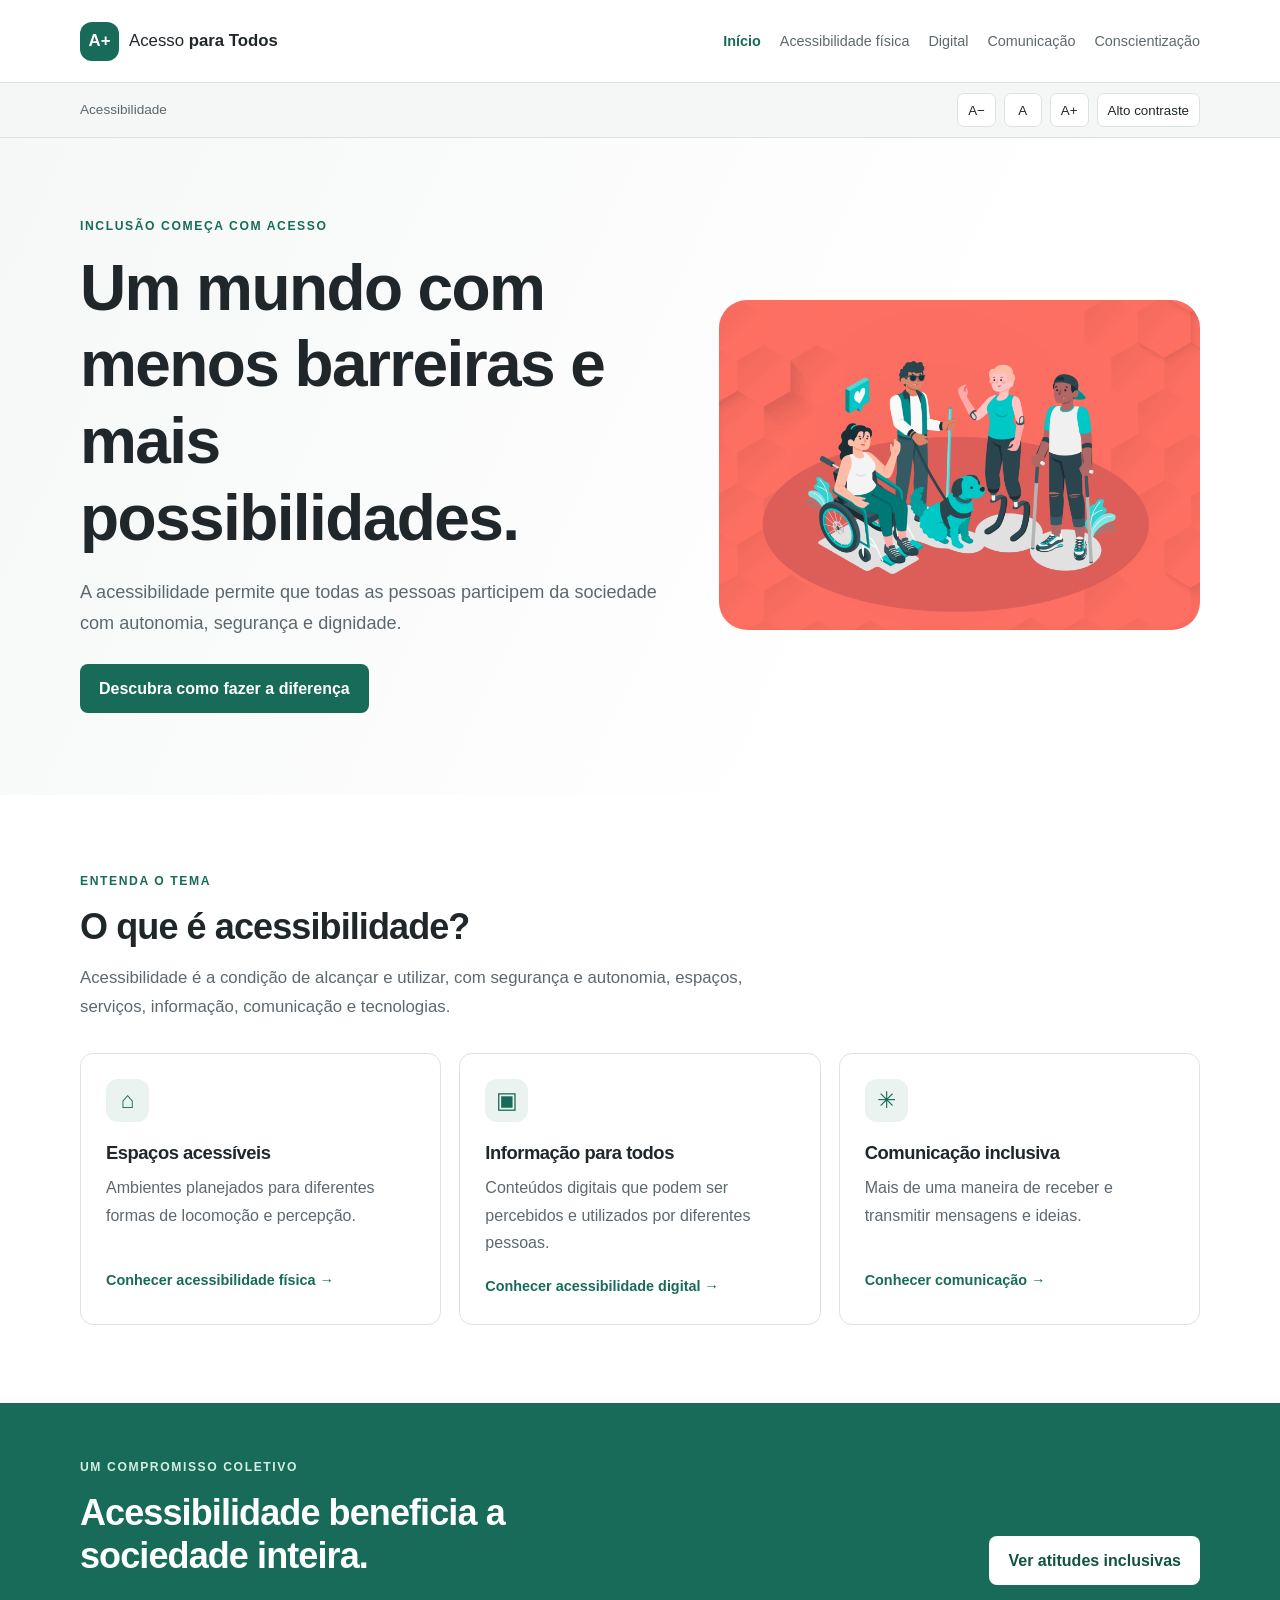
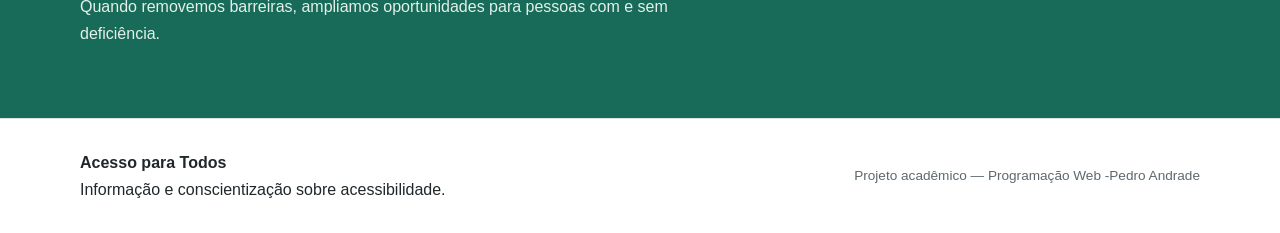
<file: index.html>
<!doctype html>
<html lang="pt-BR">
<head>
  <meta charset="utf-8">
  <meta name="viewport" content="width=device-width, initial-scale=1">
  <meta name="description" content="Conheça a acessibilidade e descubra como construir uma sociedade sem barreiras.">
  <title>Início | Acesso para Todos</title>
  <link rel="stylesheet" href="CSS/style.css">
  <script src="JS/script.js" defer></script>
</head>
<body>
  <a class="skip-link" href="#conteudo">Pular para o conteúdo principal</a>
  <header class="site-header">
    <div class="container header-inner">
      <a class="brand" href="index.html" aria-label="Acesso para Todos - página inicial">
        <span class="brand-mark" aria-hidden="true">A+</span><span>Acesso <strong>para Todos</strong></span>
      </a>
      <button class="menu-toggle" type="button" aria-expanded="false" aria-controls="menu-principal">
        <span class="sr-only">Abrir ou fechar menu</span><span aria-hidden="true">☰</span>
      </button>
      <nav id="menu-principal" class="main-nav" aria-label="Navegação principal">
        <a aria-current="page" href="index.html">Início</a>
        <a href="fisica.html">Acessibilidade física</a>
        <a href="digital.html">Digital</a>
        <a href="comunicacao.html">Comunicação</a>
        <a href="conscientizacao.html">Conscientização</a>
      </nav>
    </div>
  </header>

  <div class="access-toolbar" aria-label="Ferramentas de acessibilidade">
    <div class="container toolbar-inner">
      <span class="toolbar-label">Acessibilidade</span>
      <button type="button" data-font="decrease" aria-label="Diminuir tamanho do texto">A−</button>
      <button type="button" data-font="reset" aria-label="Restaurar tamanho do texto">A</button>
      <button type="button" data-font="increase" aria-label="Aumentar tamanho do texto">A+</button>
      <button type="button" data-contrast aria-pressed="false">Alto contraste</button>
    </div>
  </div>

  <main id="conteudo">
    <section class="hero">
      <div class="container hero-grid">
        <div class="hero-copy">
          <p class="eyebrow">INCLUSÃO COMEÇA COM ACESSO</p>
          <h1>Um mundo com menos barreiras e mais possibilidades.</h1>
          <p class="lead">A acessibilidade permite que todas as pessoas participem da sociedade com autonomia, segurança e dignidade.</p>
          <a class="button button-primary" href="conscientizacao.html">Descubra como fazer a diferença</a>
        </div>
        <div class="hero-art hero-image">
          <img src="IMG/pessoas-acessibilidade.png" alt="Ilustração de pessoas com diferentes deficiências e recursos de apoio, incluindo cadeira de rodas, bengala, próteses e cão-guia." fetchpriority="high">
        </div>
      </div>
    </section>

    <section class="section container">
      <div class="section-heading">
        <p class="eyebrow">ENTENDA O TEMA</p>
        <h2>O que é acessibilidade?</h2>
        <p>Acessibilidade é a condição de alcançar e utilizar, com segurança e autonomia, espaços, serviços, informação, comunicação e tecnologias.</p>
      </div>
      <div class="info-grid">
        <article class="info-card"><span class="card-icon" aria-hidden="true">⌂</span><h3>Espaços acessíveis</h3><p>Ambientes planejados para diferentes formas de locomoção e percepção.</p><a href="fisica.html">Conhecer acessibilidade física →</a></article>
        <article class="info-card"><span class="card-icon" aria-hidden="true">▣</span><h3>Informação para todos</h3><p>Conteúdos digitais que podem ser percebidos e utilizados por diferentes pessoas.</p><a href="digital.html">Conhecer acessibilidade digital →</a></article>
        <article class="info-card"><span class="card-icon" aria-hidden="true">✳</span><h3>Comunicação inclusiva</h3><p>Mais de uma maneira de receber e transmitir mensagens e ideias.</p><a href="comunicacao.html">Conhecer comunicação →</a></article>
      </div>
    </section>

    <section class="callout">
      <div class="container callout-inner"><div><p class="eyebrow">UM COMPROMISSO COLETIVO</p><h2>Acessibilidade beneficia a sociedade inteira.</h2><p>Quando removemos barreiras, ampliamos oportunidades para pessoas com e sem deficiência.</p></div><a class="button button-light" href="conscientizacao.html">Ver atitudes inclusivas</a></div>
    </section>
  </main>

  <footer class="site-footer"><div class="container footer-inner"><p><strong>Acesso para Todos</strong><br>Informação e conscientização sobre acessibilidade.</p><p class="footer-small">Projeto acadêmico — Programação Web -Pedro Andrade</p></div></footer>
</body>
</html>
</file>
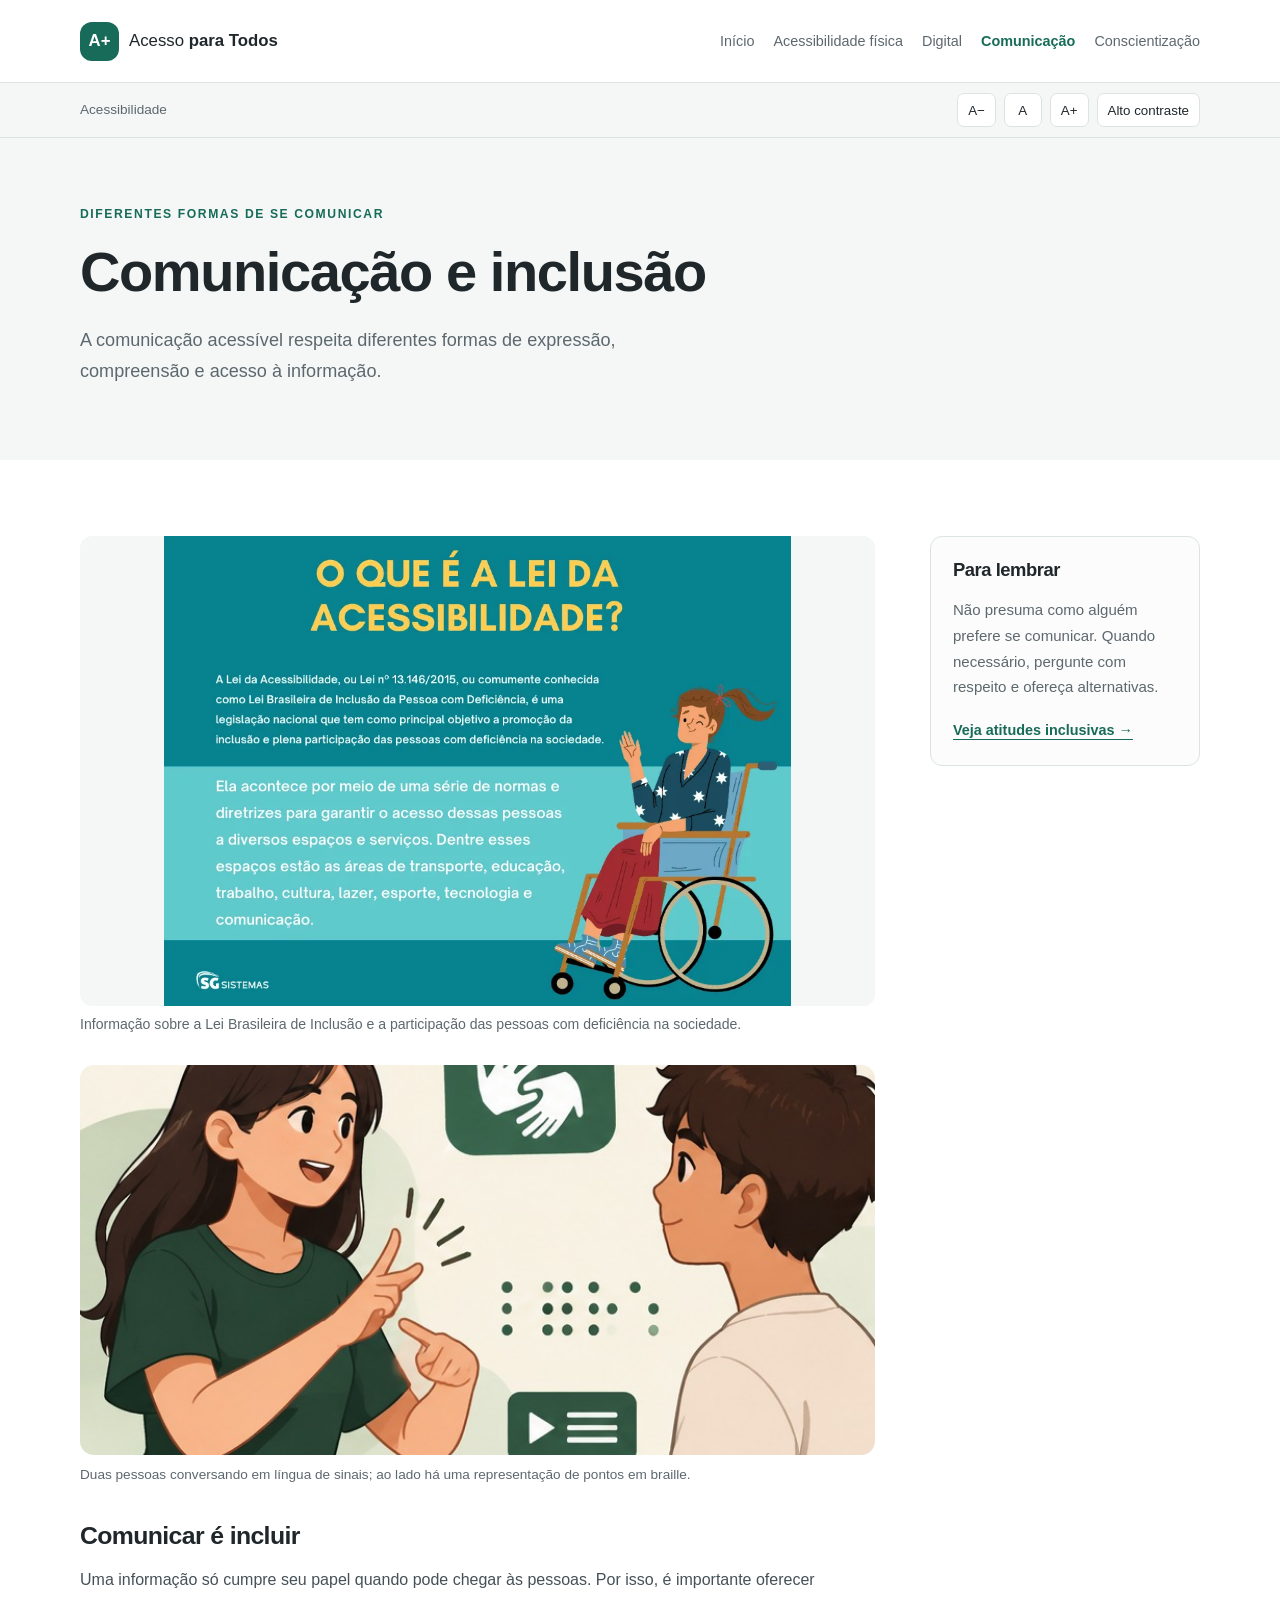
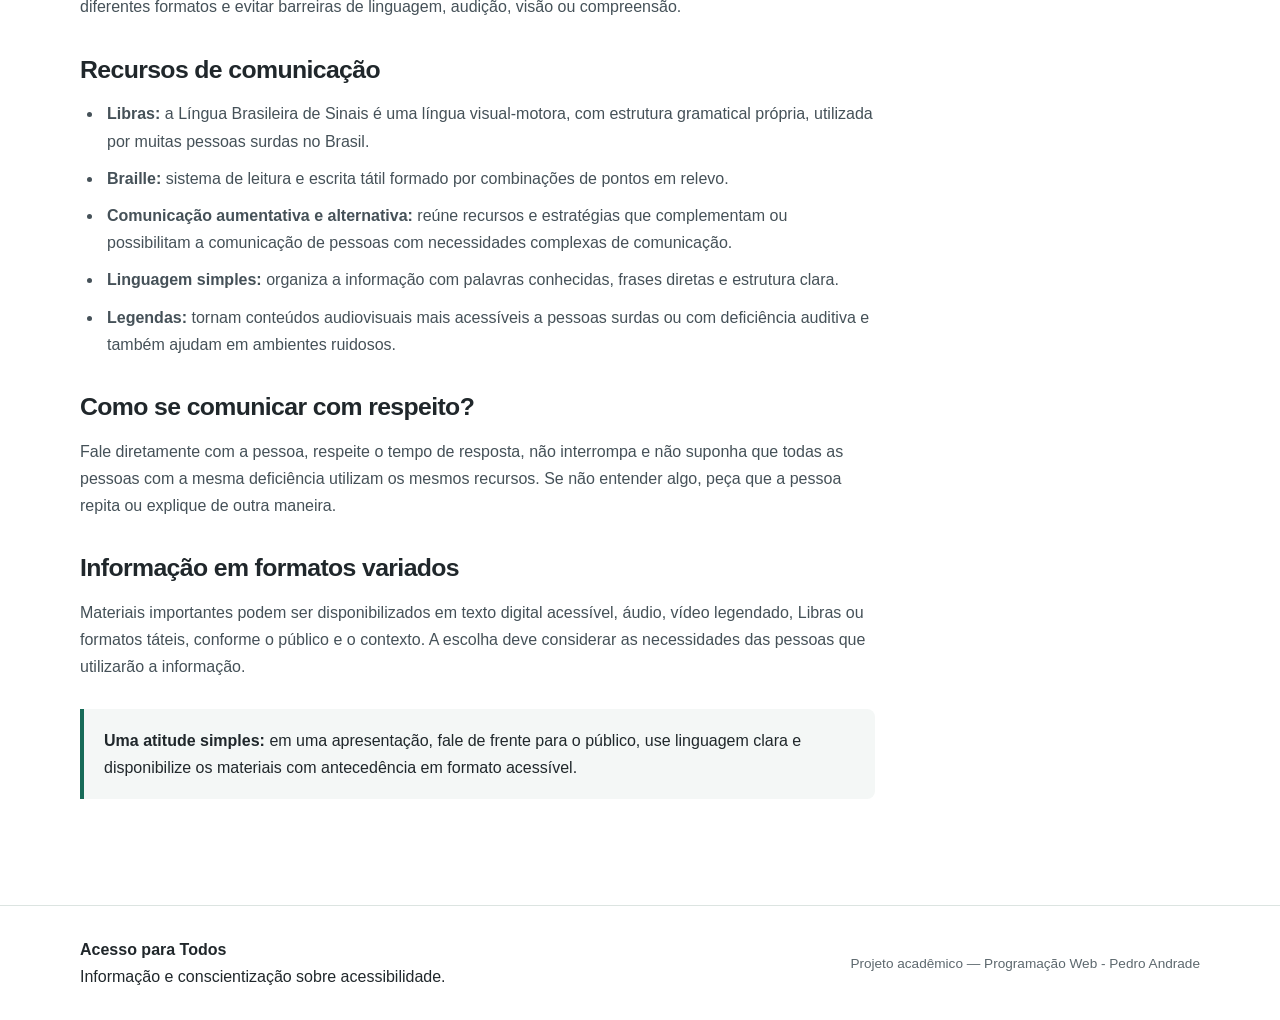
<file: comunicacao.html>
<!doctype html>
<html lang="pt-BR">
<head>
  <meta charset="utf-8">
  <meta name="viewport" content="width=device-width, initial-scale=1">
  <meta name="description" content="Comunicação acessível, Libras, braille e linguagem simples.">
  <title>Comunicação e inclusão | Acesso para Todos</title>
  <link rel="stylesheet" href="CSS/style.css">
  <script src="JS/script.js" defer></script>
</head>
<body>
  <a class="skip-link" href="#conteudo">Pular para o conteúdo principal</a>
  <header class="site-header"><div class="container header-inner">
    <a class="brand" href="index.html" aria-label="Acesso para Todos - página inicial"><span class="brand-mark" aria-hidden="true">A+</span><span>Acesso <strong>para Todos</strong></span></a>
    <button class="menu-toggle" type="button" aria-expanded="false" aria-controls="menu-principal"><span class="sr-only">Abrir ou fechar menu</span><span aria-hidden="true">☰</span></button>
    <nav id="menu-principal" class="main-nav" aria-label="Navegação principal">
      <a href="index.html">Início</a><a  href="fisica.html">Acessibilidade física</a><a  href="digital.html">Digital</a><a aria-current="page" href="comunicacao.html">Comunicação</a><a  href="conscientizacao.html">Conscientização</a>
    </nav>
  </div></header>
  <div class="access-toolbar" aria-label="Ferramentas de acessibilidade"><div class="container toolbar-inner">
    <span class="toolbar-label">Acessibilidade</span><button type="button" data-font="decrease" aria-label="Diminuir tamanho do texto">A−</button><button type="button" data-font="reset" aria-label="Restaurar tamanho do texto">A</button><button type="button" data-font="increase" aria-label="Aumentar tamanho do texto">A+</button><button type="button" data-contrast aria-pressed="false">Alto contraste</button>
  </div></div>
  <main id="conteudo">
    <section class="page-hero"><div class="container"><p class="eyebrow">DIFERENTES FORMAS DE SE COMUNICAR</p><h1>Comunicação e inclusão</h1><p class="lead">A comunicação acessível respeita diferentes formas de expressão, compreensão e acesso à informação.</p></div></section>
    <section class="section container content-layout">
      <div class="article-content">        <figure class="user-image">
          <img src="IMG/lei-brasileira-inclusao.webp" alt="Infográfico sobre a Lei Brasileira de Inclusão da Pessoa com Deficiência, Lei nº 13.146 de 2015, com uma pessoa em cadeira de rodas." loading="lazy">
          <figcaption>Informação sobre a Lei Brasileira de Inclusão e a participação das pessoas com deficiência na sociedade.</figcaption>
        </figure>
        <figure class="topic-figure">
          <img src="IMG/comunicacao-inclusiva.jpg" alt="Duas pessoas conversando em língua de sinais; ao lado há uma representação de pontos em braille." loading="lazy">
          <figcaption>Duas pessoas conversando em língua de sinais; ao lado há uma representação de pontos em braille.</figcaption>
        </figure>
        
        <h2>Comunicar é incluir</h2><p>Uma informação só cumpre seu papel quando pode chegar às pessoas. Por isso, é importante oferecer diferentes formatos e evitar barreiras de linguagem, audição, visão ou compreensão.</p>
        <h2>Recursos de comunicação</h2><ul><li><strong>Libras:</strong> a Língua Brasileira de Sinais é uma língua visual-motora, com estrutura gramatical própria, utilizada por muitas pessoas surdas no Brasil.</li><li><strong>Braille:</strong> sistema de leitura e escrita tátil formado por combinações de pontos em relevo.</li><li><strong>Comunicação aumentativa e alternativa:</strong> reúne recursos e estratégias que complementam ou possibilitam a comunicação de pessoas com necessidades complexas de comunicação.</li><li><strong>Linguagem simples:</strong> organiza a informação com palavras conhecidas, frases diretas e estrutura clara.</li><li><strong>Legendas:</strong> tornam conteúdos audiovisuais mais acessíveis a pessoas surdas ou com deficiência auditiva e também ajudam em ambientes ruidosos.</li></ul>
        <h2>Como se comunicar com respeito?</h2><p>Fale diretamente com a pessoa, respeite o tempo de resposta, não interrompa e não suponha que todas as pessoas com a mesma deficiência utilizam os mesmos recursos. Se não entender algo, peça que a pessoa repita ou explique de outra maneira.</p>
        <h2>Informação em formatos variados</h2><p>Materiais importantes podem ser disponibilizados em texto digital acessível, áudio, vídeo legendado, Libras ou formatos táteis, conforme o público e o contexto. A escolha deve considerar as necessidades das pessoas que utilizarão a informação.</p>
        <div class="tip-box"><strong>Uma atitude simples:</strong> em uma apresentação, fale de frente para o público, use linguagem clara e disponibilize os materiais com antecedência em formato acessível.</div>
      
      </div>
      <aside class="side-note"><h2>Para lembrar</h2><p>Não presuma como alguém prefere se comunicar. Quando necessário, pergunte com respeito e ofereça alternativas.</p><a href="conscientizacao.html">Veja atitudes inclusivas →</a></aside>
    </section>
  </main>
  <footer class="site-footer"><div class="container footer-inner"><p><strong>Acesso para Todos</strong><br>Informação e conscientização sobre acessibilidade.</p><p class="footer-small">Projeto acadêmico — Programação Web - Pedro Andrade</p></div></footer>
</body>
</html>
</file>
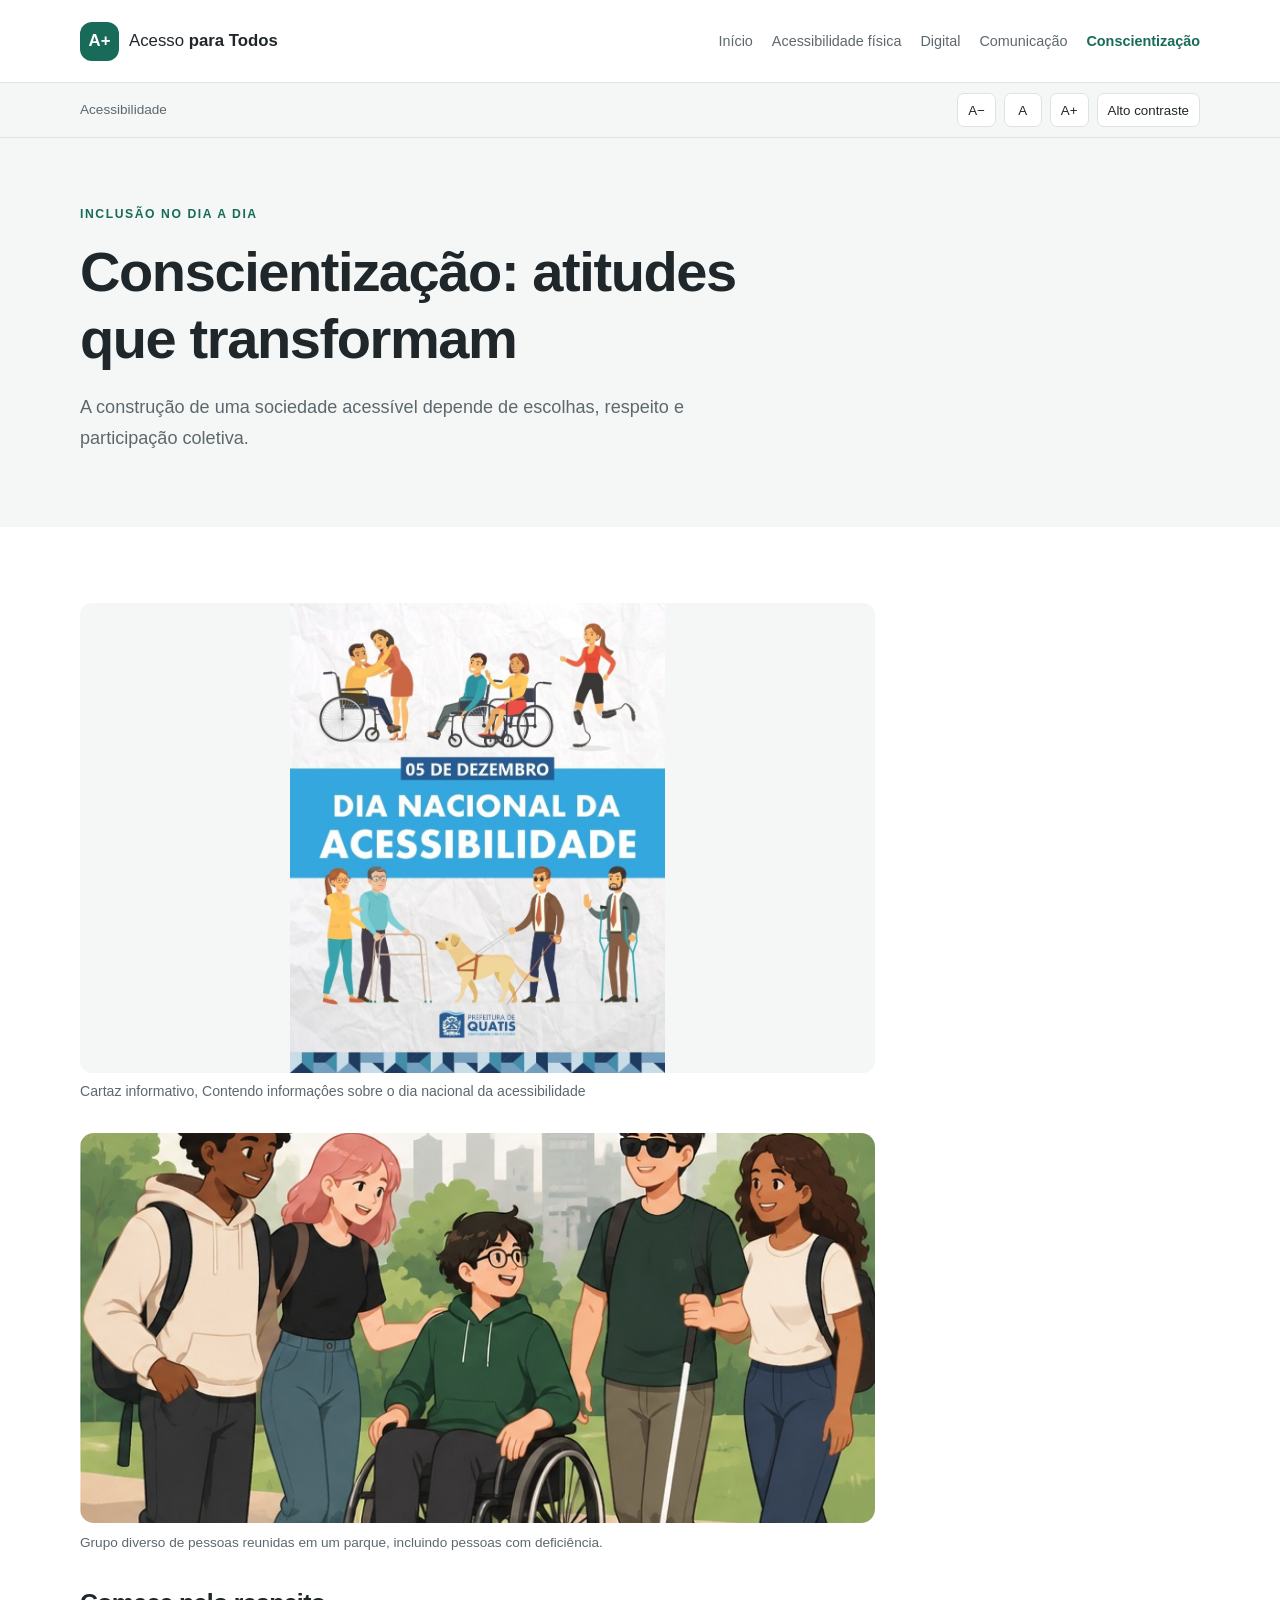
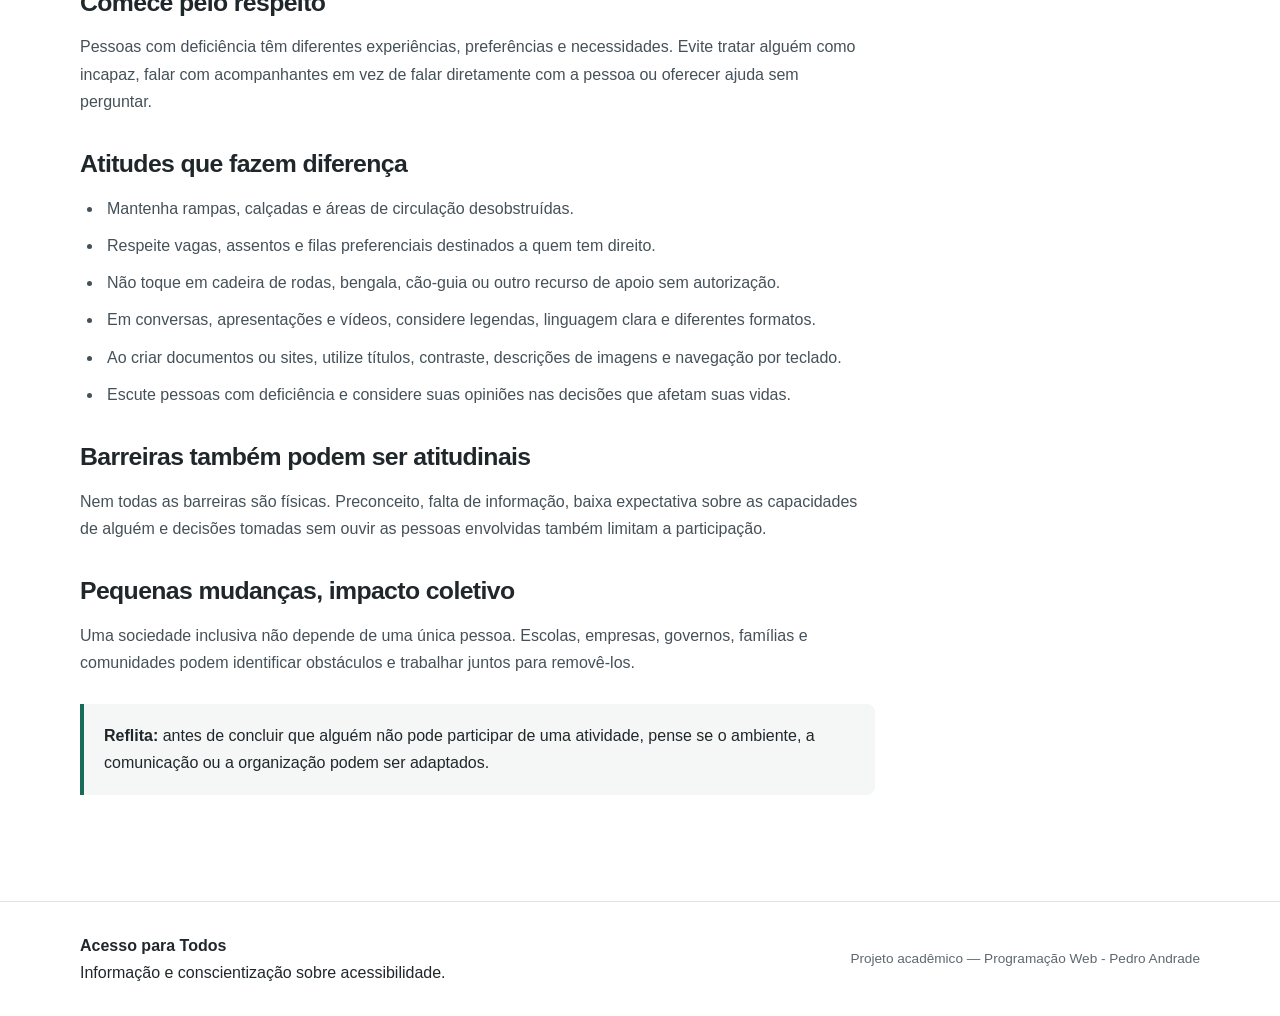
<file: conscientizacao.html>
<!doctype html>
<html lang="pt-BR">
<head>
  <meta charset="utf-8">
  <meta name="viewport" content="width=device-width, initial-scale=1">
  <meta name="description" content="Atitudes inclusivas e formas de reduzir barreiras no cotidiano.">
  <title>Conscientização | Acesso para Todos</title>
  <link rel="stylesheet" href="CSS/style.css">
  <script src="JS/script.js" defer></script>
</head>
<body>
  <a class="skip-link" href="#conteudo">Pular para o conteúdo principal</a>
  <header class="site-header"><div class="container header-inner">
    <a class="brand" href="index.html" aria-label="Acesso para Todos - página inicial"><span class="brand-mark" aria-hidden="true">A+</span><span>Acesso <strong>para Todos</strong></span></a>
    <button class="menu-toggle" type="button" aria-expanded="false" aria-controls="menu-principal"><span class="sr-only">Abrir ou fechar menu</span><span aria-hidden="true">☰</span></button>
    <nav id="menu-principal" class="main-nav" aria-label="Navegação principal">
      <a href="index.html">Início</a><a  href="fisica.html">Acessibilidade física</a><a  href="digital.html">Digital</a><a  href="comunicacao.html">Comunicação</a><a aria-current="page" href="conscientizacao.html">Conscientização</a>
    </nav>
  </div></header>
  <div class="access-toolbar" aria-label="Ferramentas de acessibilidade"><div class="container toolbar-inner">
    <span class="toolbar-label">Acessibilidade</span><button type="button" data-font="decrease" aria-label="Diminuir tamanho do texto">A−</button><button type="button" data-font="reset" aria-label="Restaurar tamanho do texto">A</button><button type="button" data-font="increase" aria-label="Aumentar tamanho do texto">A+</button><button type="button" data-contrast aria-pressed="false">Alto contraste</button>
  </div></div>
  <main id="conteudo">
    <section class="page-hero"><div class="container"><p class="eyebrow">INCLUSÃO NO DIA A DIA</p><h1>Conscientização: atitudes que transformam</h1><p class="lead">A construção de uma sociedade acessível depende de escolhas, respeito e participação coletiva.</p></div></section>
    <section class="section container content-layout">
      <div class="article-content">       <figure class="user-image">
          <img src="IMG/dianacionaldaacessibilidade.jpeg" alt="Cartaz ilustrado com a mensagem Acessibilidade: um direito de todos e informações de contato de serviços do Tribunal de Justiça do Rio de Janeiro." loading="lazy">
          <figcaption>Cartaz informativo, Contendo informaçôes sobre o dia nacional da acessibilidade</figcaption>
        </figure>
        <figure class="topic-figure">
          <img src="IMG/inclusao-comunidade.jpg" alt="Grupo diverso de pessoas reunidas em um parque, incluindo pessoas com deficiência." loading="lazy">
          <figcaption>Grupo diverso de pessoas reunidas em um parque, incluindo pessoas com deficiência.</figcaption>
        </figure>
        
        <h2>Comece pelo respeito</h2><p>Pessoas com deficiência têm diferentes experiências, preferências e necessidades. Evite tratar alguém como incapaz, falar com acompanhantes em vez de falar diretamente com a pessoa ou oferecer ajuda sem perguntar.</p>
        <h2>Atitudes que fazem diferença</h2><ul><li>Mantenha rampas, calçadas e áreas de circulação desobstruídas.</li><li>Respeite vagas, assentos e filas preferenciais destinados a quem tem direito.</li><li>Não toque em cadeira de rodas, bengala, cão-guia ou outro recurso de apoio sem autorização.</li><li>Em conversas, apresentações e vídeos, considere legendas, linguagem clara e diferentes formatos.</li><li>Ao criar documentos ou sites, utilize títulos, contraste, descrições de imagens e navegação por teclado.</li><li>Escute pessoas com deficiência e considere suas opiniões nas decisões que afetam suas vidas.</li></ul>
        <h2>Barreiras também podem ser atitudinais</h2><p>Nem todas as barreiras são físicas. Preconceito, falta de informação, baixa expectativa sobre as capacidades de alguém e decisões tomadas sem ouvir as pessoas envolvidas também limitam a participação.</p>
        <h2>Pequenas mudanças, impacto coletivo</h2><p>Uma sociedade inclusiva não depende de uma única pessoa. Escolas, empresas, governos, famílias e comunidades podem identificar obstáculos e trabalhar juntos para removê-los.</p>
        <div class="tip-box"><strong>Reflita:</strong> antes de concluir que alguém não pode participar de uma atividade, pense se o ambiente, a comunicação ou a organização podem ser adaptados.</div>
      
      </div>
      
    </section>
  </main>
  <footer class="site-footer"><div class="container footer-inner"><p><strong>Acesso para Todos</strong><br>Informação e conscientização sobre acessibilidade.</p><p class="footer-small">Projeto acadêmico — Programação Web - Pedro Andrade</p></div></footer>
</body>
</html>
</file>
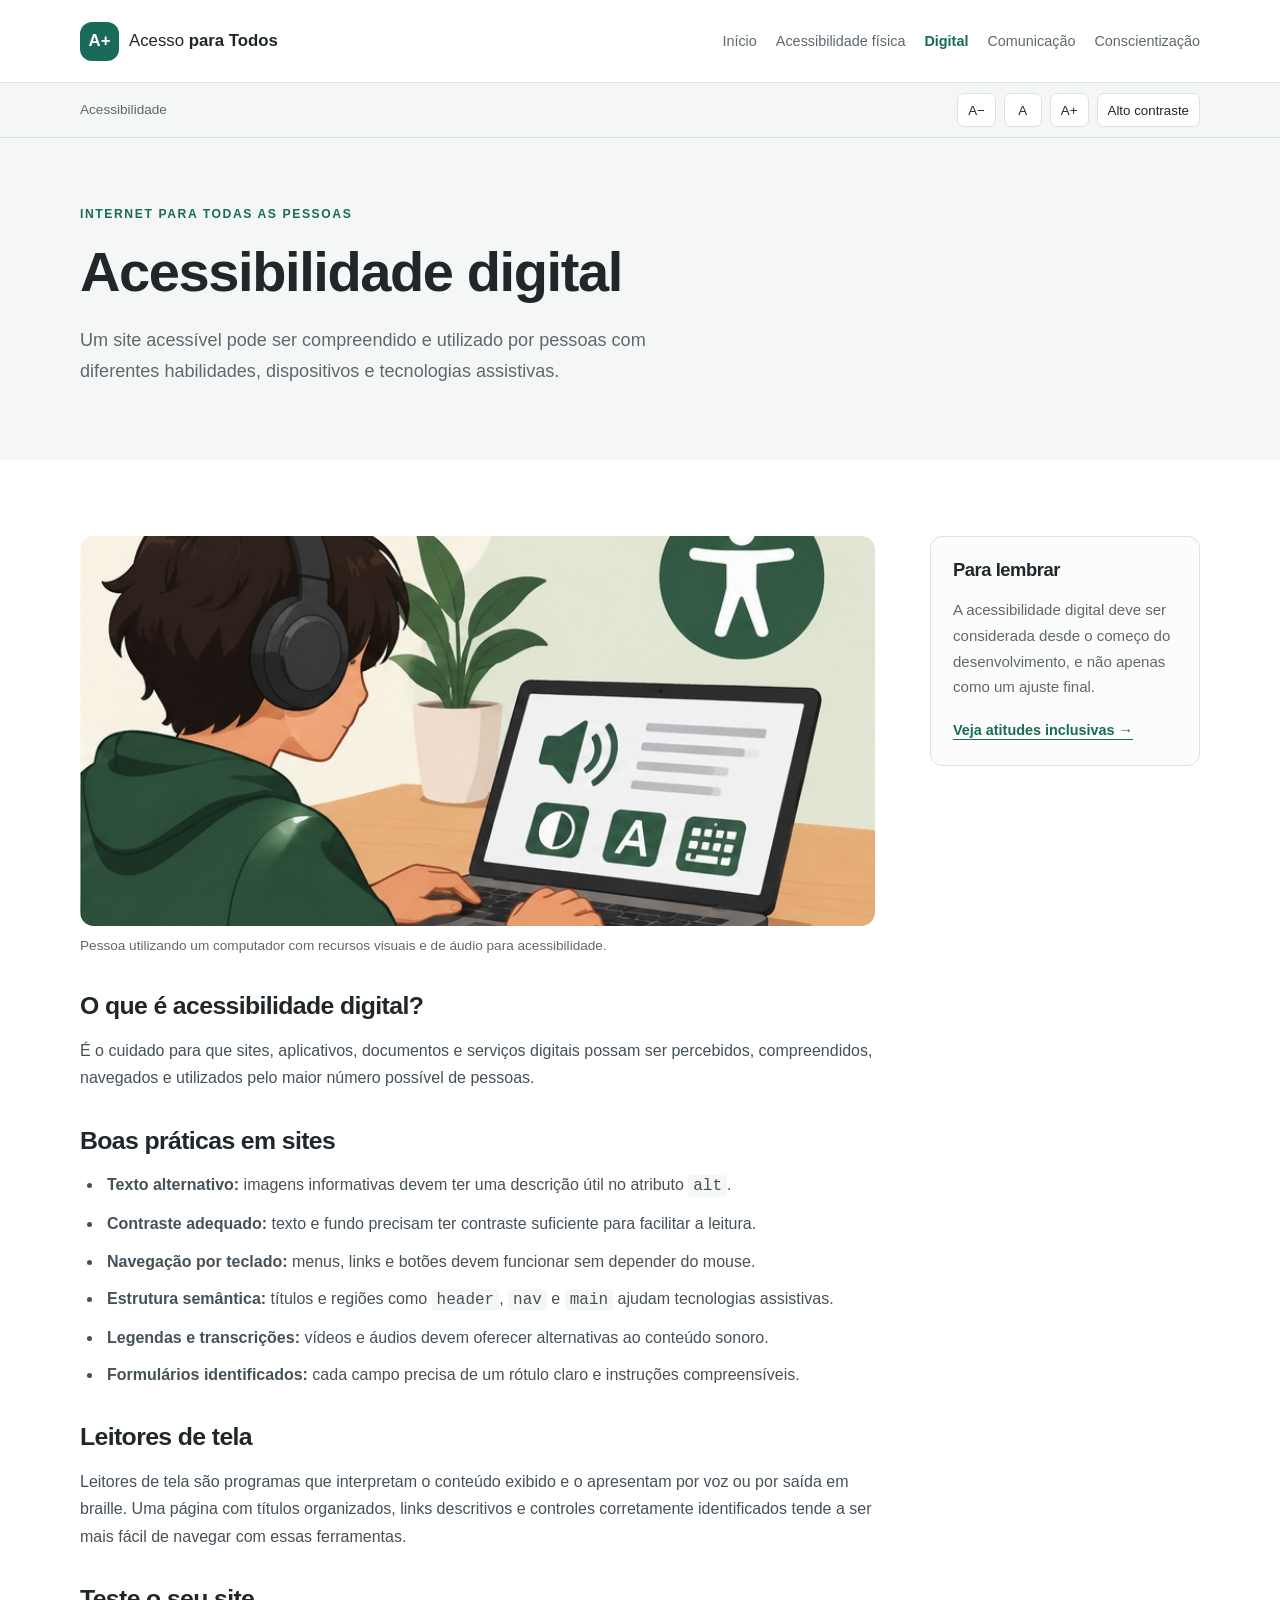
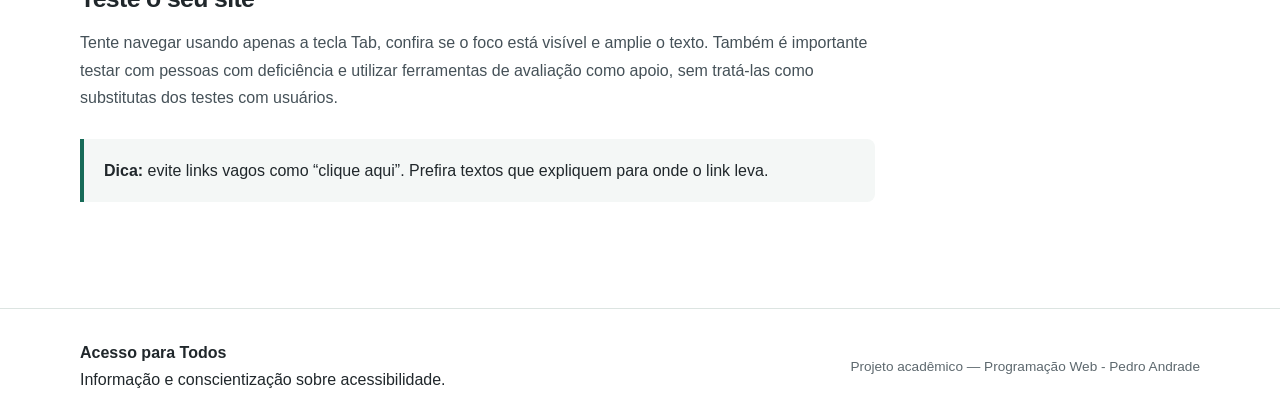
<file: digital.html>
<!doctype html>
<html lang="pt-BR">
<head>
  <meta charset="utf-8">
  <meta name="viewport" content="width=device-width, initial-scale=1">
  <meta name="description" content="Práticas para criar sites e conteúdos digitais acessíveis.">
  <title>Acessibilidade digital | Acesso para Todos</title>
  <link rel="stylesheet" href="CSS/style.css">
  <script src="JS/script.js" defer></script>
</head>
<body>
  <a class="skip-link" href="#conteudo">Pular para o conteúdo principal</a>
  <header class="site-header"><div class="container header-inner">
    <a class="brand" href="index.html" aria-label="Acesso para Todos - página inicial"><span class="brand-mark" aria-hidden="true">A+</span><span>Acesso <strong>para Todos</strong></span></a>
    <button class="menu-toggle" type="button" aria-expanded="false" aria-controls="menu-principal"><span class="sr-only">Abrir ou fechar menu</span><span aria-hidden="true">☰</span></button>
    <nav id="menu-principal" class="main-nav" aria-label="Navegação principal">
      <a href="index.html">Início</a><a  href="fisica.html">Acessibilidade física</a><a aria-current="page" href="digital.html">Digital</a><a  href="comunicacao.html">Comunicação</a><a  href="conscientizacao.html">Conscientização</a>
    </nav>
  </div></header>
  <div class="access-toolbar" aria-label="Ferramentas de acessibilidade"><div class="container toolbar-inner">
    <span class="toolbar-label">Acessibilidade</span><button type="button" data-font="decrease" aria-label="Diminuir tamanho do texto">A−</button><button type="button" data-font="reset" aria-label="Restaurar tamanho do texto">A</button><button type="button" data-font="increase" aria-label="Aumentar tamanho do texto">A+</button><button type="button" data-contrast aria-pressed="false">Alto contraste</button>
  </div></div>
  <main id="conteudo">
    <section class="page-hero"><div class="container"><p class="eyebrow">INTERNET PARA TODAS AS PESSOAS</p><h1>Acessibilidade digital</h1><p class="lead">Um site acessível pode ser compreendido e utilizado por pessoas com diferentes habilidades, dispositivos e tecnologias assistivas.</p></div></section>
    <section class="section container content-layout">
      <div class="article-content">
        <figure class="topic-figure">
          <img src="IMG/acessibilidade-digital.jpg" alt="Pessoa utilizando um computador com recursos visuais e de áudio para acessibilidade." loading="lazy">
          <figcaption>Pessoa utilizando um computador com recursos visuais e de áudio para acessibilidade.</figcaption>
        </figure>
        
        <h2>O que é acessibilidade digital?</h2><p>É o cuidado para que sites, aplicativos, documentos e serviços digitais possam ser percebidos, compreendidos, navegados e utilizados pelo maior número possível de pessoas.</p>
        <h2>Boas práticas em sites</h2><ul><li><strong>Texto alternativo:</strong> imagens informativas devem ter uma descrição útil no atributo <code>alt</code>.</li><li><strong>Contraste adequado:</strong> texto e fundo precisam ter contraste suficiente para facilitar a leitura.</li><li><strong>Navegação por teclado:</strong> menus, links e botões devem funcionar sem depender do mouse.</li><li><strong>Estrutura semântica:</strong> títulos e regiões como <code>header</code>, <code>nav</code> e <code>main</code> ajudam tecnologias assistivas.</li><li><strong>Legendas e transcrições:</strong> vídeos e áudios devem oferecer alternativas ao conteúdo sonoro.</li><li><strong>Formulários identificados:</strong> cada campo precisa de um rótulo claro e instruções compreensíveis.</li></ul>
        <h2>Leitores de tela</h2><p>Leitores de tela são programas que interpretam o conteúdo exibido e o apresentam por voz ou por saída em braille. Uma página com títulos organizados, links descritivos e controles corretamente identificados tende a ser mais fácil de navegar com essas ferramentas.</p>
        <h2>Teste o seu site</h2><p>Tente navegar usando apenas a tecla Tab, confira se o foco está visível e amplie o texto. Também é importante testar com pessoas com deficiência e utilizar ferramentas de avaliação como apoio, sem tratá-las como substitutas dos testes com usuários.</p>
        <div class="tip-box"><strong>Dica:</strong> evite links vagos como “clique aqui”. Prefira textos que expliquem para onde o link leva.</div>
      
      </div>
      <aside class="side-note"><h2>Para lembrar</h2><p>A acessibilidade digital deve ser considerada desde o começo do desenvolvimento, e não apenas como um ajuste final.</p><a href="conscientizacao.html">Veja atitudes inclusivas →</a></aside>
    </section>
  </main>
  <footer class="site-footer"><div class="container footer-inner"><p><strong>Acesso para Todos</strong><br>Informação e conscientização sobre acessibilidade.</p><p class="footer-small">Projeto acadêmico — Programação Web - Pedro Andrade</p></div></footer>
</body>
</html>
</file>
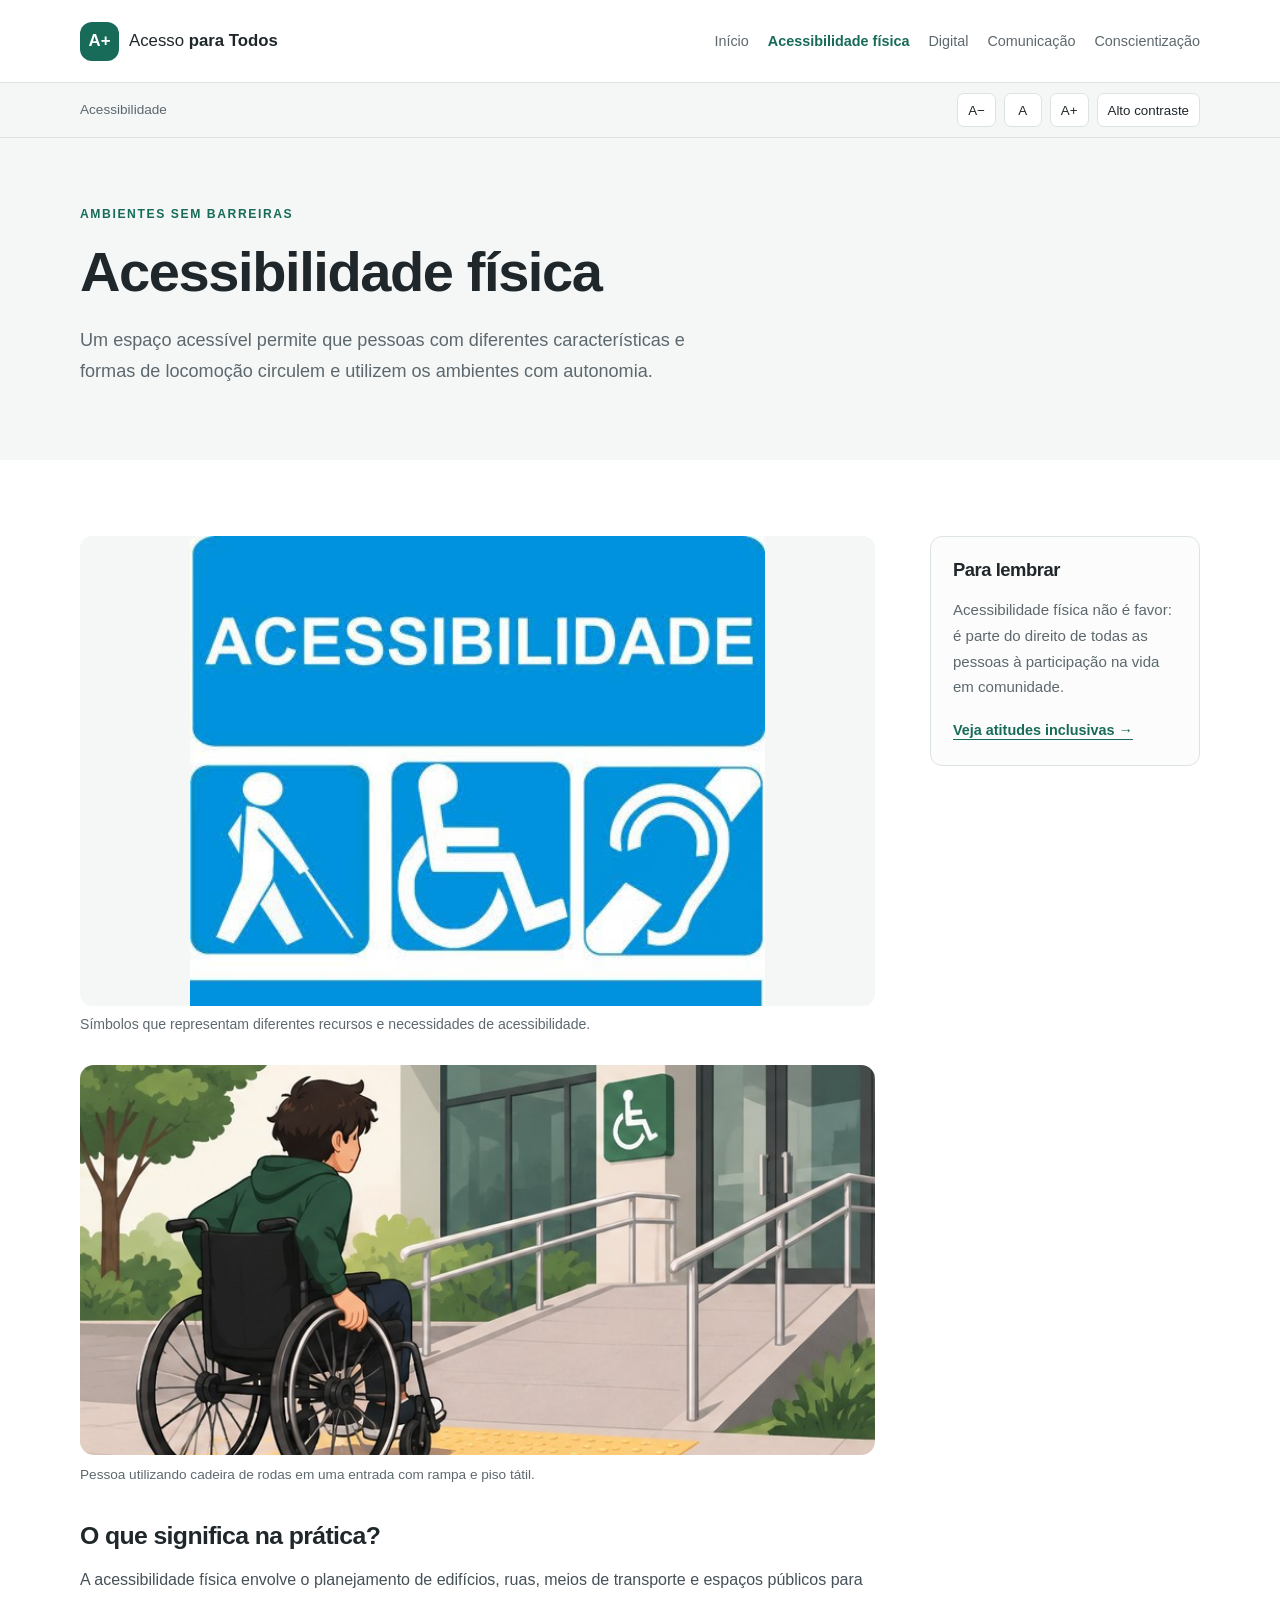
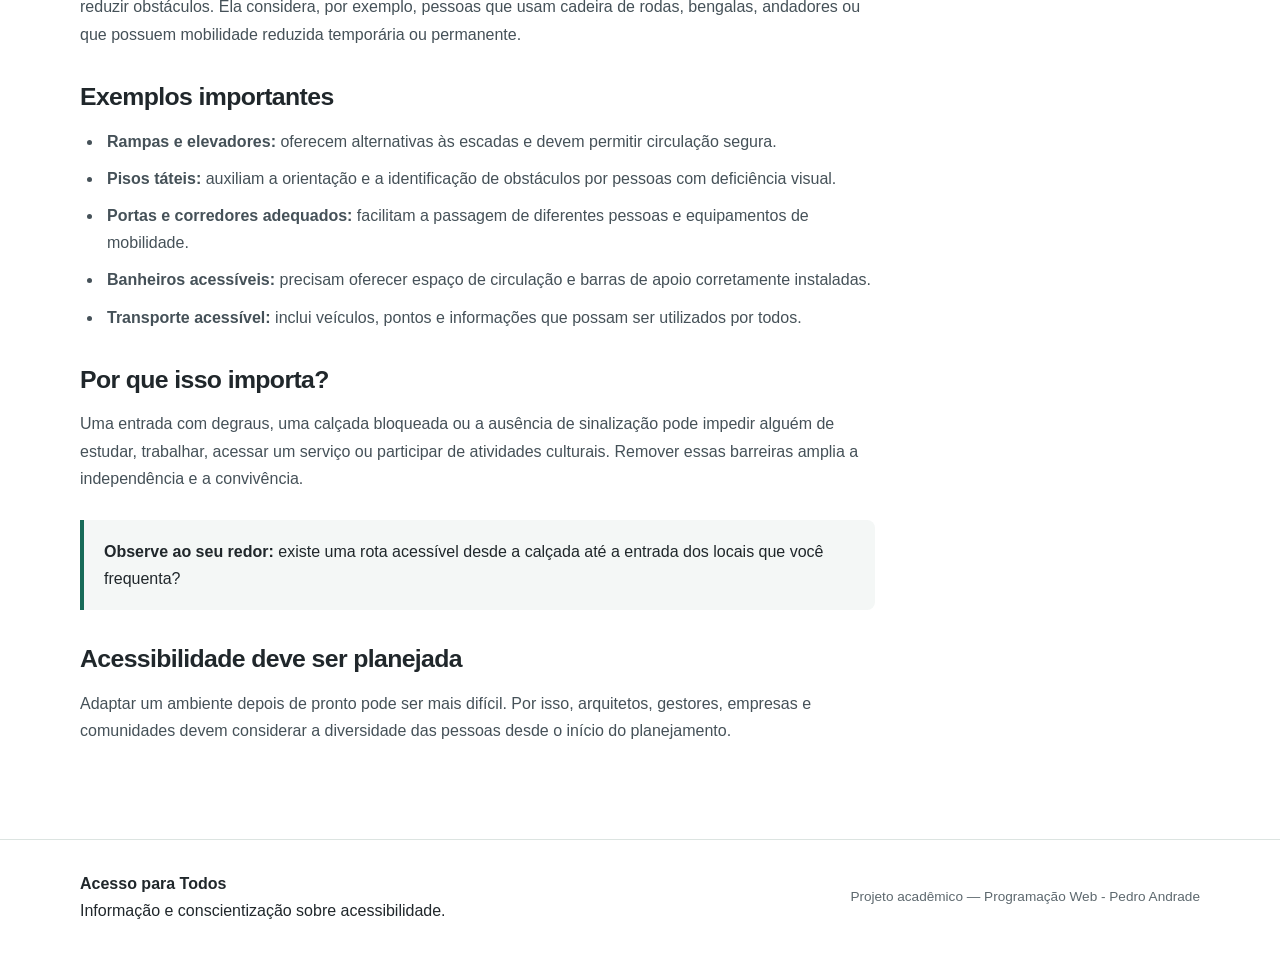
<file: fisica.html>
<!doctype html>
<html lang="pt-BR">
<head>
  <meta charset="utf-8">
  <meta name="viewport" content="width=device-width, initial-scale=1">
  <meta name="description" content="Exemplos de acessibilidade em espaços físicos e ambientes urbanos.">
  <title>Acessibilidade física | Acesso para Todos</title>
  <link rel="stylesheet" href="CSS/style.css">
  <script src="JS/script.js" defer></script>
</head>
<body>
  <a class="skip-link" href="#conteudo">Pular para o conteúdo principal</a>
  <header class="site-header"><div class="container header-inner">
    <a class="brand" href="index.html" aria-label="Acesso para Todos - página inicial"><span class="brand-mark" aria-hidden="true">A+</span><span>Acesso <strong>para Todos</strong></span></a>
    <button class="menu-toggle" type="button" aria-expanded="false" aria-controls="menu-principal"><span class="sr-only">Abrir ou fechar menu</span><span aria-hidden="true">☰</span></button>
    <nav id="menu-principal" class="main-nav" aria-label="Navegação principal">
      <a href="index.html">Início</a><a aria-current="page" href="fisica.html">Acessibilidade física</a><a  href="digital.html">Digital</a><a  href="comunicacao.html">Comunicação</a><a  href="conscientizacao.html">Conscientização</a>
    </nav>
  </div></header>
  <div class="access-toolbar" aria-label="Ferramentas de acessibilidade"><div class="container toolbar-inner">
    <span class="toolbar-label">Acessibilidade</span><button type="button" data-font="decrease" aria-label="Diminuir tamanho do texto">A−</button><button type="button" data-font="reset" aria-label="Restaurar tamanho do texto">A</button><button type="button" data-font="increase" aria-label="Aumentar tamanho do texto">A+</button><button type="button" data-contrast aria-pressed="false">Alto contraste</button>
  </div></div>
  <main id="conteudo">
    <section class="page-hero"><div class="container"><p class="eyebrow">AMBIENTES SEM BARREIRAS</p><h1>Acessibilidade física</h1><p class="lead">Um espaço acessível permite que pessoas com diferentes características e formas de locomoção circulem e utilizem os ambientes com autonomia.</p></div></section>
    <section class="section container content-layout">
      <div class="article-content">        <figure class="user-image">
          <img src="IMG/simbolos-acessibilidade.jfif" alt="Painel azul com símbolos de acessibilidade para pessoas com deficiência visual, pessoas que usam cadeira de rodas e pessoas com deficiência auditiva." loading="lazy">
          <figcaption>Símbolos que representam diferentes recursos e necessidades de acessibilidade.</figcaption>
        </figure>
        <figure class="topic-figure">
          <img src="IMG/acessibilidade-fisica.jpg" alt="Pessoa utilizando cadeira de rodas em uma entrada com rampa e piso tátil." loading="lazy">
          <figcaption>Pessoa utilizando cadeira de rodas em uma entrada com rampa e piso tátil.</figcaption>
        </figure>
        
        <h2>O que significa na prática?</h2><p>A acessibilidade física envolve o planejamento de edifícios, ruas, meios de transporte e espaços públicos para reduzir obstáculos. Ela considera, por exemplo, pessoas que usam cadeira de rodas, bengalas, andadores ou que possuem mobilidade reduzida temporária ou permanente.</p>
        <h2>Exemplos importantes</h2><ul><li><strong>Rampas e elevadores:</strong> oferecem alternativas às escadas e devem permitir circulação segura.</li><li><strong>Pisos táteis:</strong> auxiliam a orientação e a identificação de obstáculos por pessoas com deficiência visual.</li><li><strong>Portas e corredores adequados:</strong> facilitam a passagem de diferentes pessoas e equipamentos de mobilidade.</li><li><strong>Banheiros acessíveis:</strong> precisam oferecer espaço de circulação e barras de apoio corretamente instaladas.</li><li><strong>Transporte acessível:</strong> inclui veículos, pontos e informações que possam ser utilizados por todos.</li></ul>
        <h2>Por que isso importa?</h2><p>Uma entrada com degraus, uma calçada bloqueada ou a ausência de sinalização pode impedir alguém de estudar, trabalhar, acessar um serviço ou participar de atividades culturais. Remover essas barreiras amplia a independência e a convivência.</p>
        <div class="tip-box"><strong>Observe ao seu redor:</strong> existe uma rota acessível desde a calçada até a entrada dos locais que você frequenta?</div>
        <h2>Acessibilidade deve ser planejada</h2><p>Adaptar um ambiente depois de pronto pode ser mais difícil. Por isso, arquitetos, gestores, empresas e comunidades devem considerar a diversidade das pessoas desde o início do planejamento.</p>
      
      </div>
      <aside class="side-note"><h2>Para lembrar</h2><p>Acessibilidade física não é favor: é parte do direito de todas as pessoas à participação na vida em comunidade.</p><a href="conscientizacao.html">Veja atitudes inclusivas →</a></aside>
    </section>
  </main>
  <footer class="site-footer"><div class="container footer-inner"><p><strong>Acesso para Todos</strong><br>Informação e conscientização sobre acessibilidade.</p><p class="footer-small">Projeto acadêmico — Programação Web - Pedro Andrade</p></div></footer>
</body>
</html>
</file>
<file: CSS/style.css>
/* Acesso para Todos — visual minimalista e responsivo */
:root {
  --color-text: #20272b;
  --color-muted: #5d686e;
  --color-bg: #ffffff;
  --color-soft: #f4f7f6;
  --color-border: #dce4e1;
  --color-primary: #176b58;
  --color-primary-dark: #105342;
  --content-width: 1120px;
  --font-scale: 1;
}
* { box-sizing: border-box; }
html { scroll-behavior: smooth; font-size: calc(16px * var(--font-scale)); }
body { margin: 0; color: var(--color-text); background: var(--color-bg); font-family: Arial, Helvetica, sans-serif; line-height: 1.7; }
a { color: var(--color-primary); text-underline-offset: 4px; }
a:hover { color: var(--color-primary-dark); }
a:focus-visible, button:focus-visible { outline: 3px solid #d18b24; outline-offset: 3px; }
.container { width: min(var(--content-width), calc(100% - 40px)); margin-inline: auto; }
.skip-link { position: absolute; top: -60px; left: 16px; z-index: 1000; padding: 10px 14px; color: #fff; background: #111; border-radius: 6px; }
.skip-link:focus { top: 12px; }
.site-header { border-bottom: 1px solid var(--color-border); background: var(--color-bg); }
.header-inner { min-height: 82px; display: flex; align-items: center; justify-content: space-between; gap: 24px; }
.brand { display: inline-flex; align-items: center; gap: 10px; color: var(--color-text); font-size: 1.05rem; text-decoration: none; white-space: nowrap; }
.brand-mark { display: grid; place-items: center; width: 39px; height: 39px; border-radius: 12px; color: #fff; background: var(--color-primary); font-weight: 800; }
.main-nav { display: flex; align-items: center; flex-wrap: wrap; gap: 19px; }
.main-nav a { color: var(--color-muted); text-decoration: none; font-size: .9rem; }
.main-nav a:hover, .main-nav a[aria-current="page"] { color: var(--color-primary); }
.main-nav a[aria-current="page"] { font-weight: 700; }
.menu-toggle { display: none; border: 1px solid var(--color-border); border-radius: 8px; padding: 8px 12px; color: var(--color-text); background: white; font-size: 1.2rem; }
.access-toolbar { background: var(--color-soft); border-bottom: 1px solid var(--color-border); }
.toolbar-inner { min-height: 54px; display: flex; align-items: center; justify-content: flex-end; gap: 8px; }
.toolbar-label { margin-right: auto; color: var(--color-muted); font-size: .85rem; }
.access-toolbar button { min-width: 38px; min-height: 34px; padding: 5px 10px; border: 1px solid var(--color-border); border-radius: 7px; background: white; color: var(--color-text); cursor: pointer; }
.access-toolbar button:hover, .access-toolbar button[aria-pressed="true"] { border-color: var(--color-primary); color: var(--color-primary); }
.hero { padding: 78px 0 82px; background: linear-gradient(115deg, #f5f8f6 0%, #fff 70%); }
.hero-grid { display: grid; grid-template-columns: 1.1fr .9fr; align-items: center; gap: 50px; }
.eyebrow { margin: 0 0 13px; color: var(--color-primary); font-size: .76rem; font-weight: 800; letter-spacing: .13em; }
h1, h2, h3 { line-height: 1.2; letter-spacing: -.025em; }
h1 { max-width: 700px; margin: 0 0 20px; font-size: clamp(2.35rem, 5vw, 4.1rem); }
h2 { margin: 0 0 16px; font-size: clamp(1.65rem, 3vw, 2.25rem); }
h3 { margin: 0 0 10px; font-size: 1.15rem; }
p { margin: 0 0 16px; }
.lead { max-width: 650px; color: var(--color-muted); font-size: 1.13rem; }
.button { display: inline-flex; align-items: center; justify-content: center; min-height: 48px; padding: 11px 19px; border-radius: 8px; font-weight: 700; text-decoration: none; }
.button-primary { margin-top: 10px; color: white; background: var(--color-primary); }
.button-primary:hover { color: white; background: var(--color-primary-dark); }
.hero-art { min-height: 330px; position: relative; overflow: hidden; border-radius: 28px; background: #e8f0ec; }
.art-circle { position: absolute; border-radius: 50%; }
.circle-one { width: 280px; height: 280px; top: -75px; right: -30px; background: #c6ded4; }
.circle-two { width: 220px; height: 220px; bottom: -90px; left: -35px; background: #d7e7e0; }
.art-card { position: absolute; top: 72px; left: 55px; display: flex; flex-direction: column; width: 185px; padding: 24px; border: 1px solid #dce7e1; border-radius: 16px; background: rgba(255,255,255,.94); box-shadow: 0 12px 35px #294a3b14; }
.art-card span { color: var(--color-primary); font-size: 2rem; }
.art-card strong { font-size: 1.15rem; }
.art-card small { color: var(--color-muted); }
.art-card-bottom { top: auto; right: 38px; bottom: 35px; left: auto; width: 190px; }
.section { padding-top: 76px; padding-bottom: 78px; }
.section-heading { max-width: 720px; margin-bottom: 32px; }
.section-heading > p:last-child { color: var(--color-muted); font-size: 1.05rem; }
.info-grid { display: grid; grid-template-columns: repeat(3, 1fr); gap: 18px; }
.info-card { padding: 25px; border: 1px solid var(--color-border); border-radius: 13px; background: white; }
.info-card p { min-height: 76px; color: var(--color-muted); }
.info-card a { font-size: .9rem; font-weight: 700; text-decoration: none; }
.card-icon { display: inline-grid; place-items: center; width: 43px; height: 43px; margin-bottom: 20px; border-radius: 12px; color: var(--color-primary); background: #eaf3ef; font-size: 1.45rem; }
.callout { padding: 54px 0; color: white; background: var(--color-primary); }
.callout .eyebrow { color: #d4eee3; }
.callout h2 { max-width: 600px; }
.callout p:not(.eyebrow) { max-width: 620px; color: #e3f0eb; }
.callout-inner { display: flex; align-items: center; justify-content: space-between; gap: 35px; }
.button-light { flex-shrink: 0; color: var(--color-primary-dark); background: white; }
.button-light:hover { color: var(--color-primary-dark); background: #edf5f1; }
.page-hero { padding: 66px 0 58px; background: var(--color-soft); }
.page-hero h1 { font-size: clamp(2.2rem, 5vw, 3.5rem); }
.content-layout { display: grid; grid-template-columns: minmax(0, 1fr) 270px; align-items: start; gap: 55px; }
.article-content h2 { margin-top: 34px; font-size: 1.55rem; }
.article-content h2:first-child { margin-top: 0; }
.article-content p, .article-content li { color: #455158; }
.article-content ul { padding-left: 23px; }
.article-content li { margin-bottom: 10px; padding-left: 4px; }
.article-content code { padding: 2px 5px; border-radius: 4px; background: var(--color-soft); }
.side-note { padding: 22px; border: 1px solid var(--color-border); border-radius: 12px; background: #fbfcfb; }
.side-note h2 { font-size: 1.15rem; }
.side-note p { color: var(--color-muted); font-size: .94rem; }
.side-note a { font-size: .9rem; font-weight: 700; }
.tip-box { margin: 28px 0; padding: 18px 20px; border-left: 4px solid var(--color-primary); border-radius: 0 8px 8px 0; background: var(--color-soft); }
.site-footer { padding: 30px 0; border-top: 1px solid var(--color-border); }
.footer-inner { display: flex; justify-content: space-between; align-items: center; gap: 20px; }
.footer-inner p { margin: 0; }
.footer-small { color: var(--color-muted); font-size: .85rem; }
.sr-only { position: absolute; width: 1px; height: 1px; padding: 0; margin: -1px; overflow: hidden; clip: rect(0,0,0,0); white-space: nowrap; border: 0; }

/* Tema de alto contraste: ativado pelo botão em todas as páginas. */
body.high-contrast { --color-text: #000; --color-muted: #171717; --color-bg: #fff; --color-soft: #eee; --color-border: #000; --color-primary: #0037a6; --color-primary-dark: #001f70; }
body.high-contrast .hero, body.high-contrast .hero-art, body.high-contrast .side-note, body.high-contrast .info-card { background: #fff; }
body.high-contrast .art-card { color: #000; border: 2px solid #000; background: #fff; }
body.high-contrast .callout { color: #fff; background: #000; }
body.high-contrast .callout p { color: #fff; }
body.high-contrast .button-primary { background: #000; border: 2px solid #000; }
body.high-contrast a { text-decoration: underline; }

@media (max-width: 900px) {
  .header-inner { flex-wrap: wrap; padding-top: 15px; padding-bottom: 15px; }
  .menu-toggle { display: inline-block; }
  .main-nav { display: none; width: 100%; flex-direction: column; align-items: flex-start; gap: 0; padding: 8px 0; }
  .main-nav.is-open { display: flex; }
  .main-nav a { width: 100%; padding: 10px 0; }
  .hero-grid { grid-template-columns: 1fr; gap: 32px; }
  .hero-art { min-height: 280px; }
  .content-layout { grid-template-columns: 1fr; gap: 25px; }
  .side-note { max-width: 600px; }
}
@media (max-width: 650px) {
  .container { width: min(100% - 30px, var(--content-width)); }
  .hero { padding: 52px 0; }
  .hero-art { min-height: 250px; }
  .art-card { top: 35px; left: 22px; }
  .art-card-bottom { right: 15px; bottom: 18px; }
  .section { padding-top: 52px; padding-bottom: 55px; }
  .info-grid { grid-template-columns: 1fr; }
  .info-card p { min-height: 0; }
  .callout-inner, .footer-inner { align-items: flex-start; flex-direction: column; }
  .toolbar-inner { justify-content: flex-start; flex-wrap: wrap; padding-top: 9px; padding-bottom: 9px; }
  .toolbar-label { width: 100%; }
  .page-hero { padding: 48px 0 40px; }
}
@media (prefers-reduced-motion: reduce) {
  *, *::before, *::after { scroll-behavior: auto !important; transition-duration: .01ms !important; animation-duration: .01ms !important; animation-iteration-count: 1 !important; }
}

/* Imagens informativas do projeto */
.hero-image { overflow: hidden; min-height: 330px; background: var(--color-soft); }
.hero-image img { display: block; width: 100%; height: 100%; min-height: 330px; object-fit: cover; object-position: center; }
.topic-figure { margin: 0 0 30px; }
.topic-figure img { display: block; width: 100%; max-height: 390px; object-fit: cover; border-radius: 14px; }
.topic-figure figcaption { margin-top: 8px; color: var(--color-muted); font-size: .85rem; }
@media (max-width: 900px) { .hero-image, .hero-image img { min-height: 280px; } }

/* Imagens enviadas pelo estudante */
.user-image { margin: 0 0 30px; }
.user-image img { display: block; width: 100%; max-height: 470px; object-fit: contain; object-position: center; border-radius: 12px; background: var(--color-soft); }
.user-image figcaption { margin-top: 8px; color: var(--color-muted); font-size: .88rem; line-height: 1.5; }
</file>
